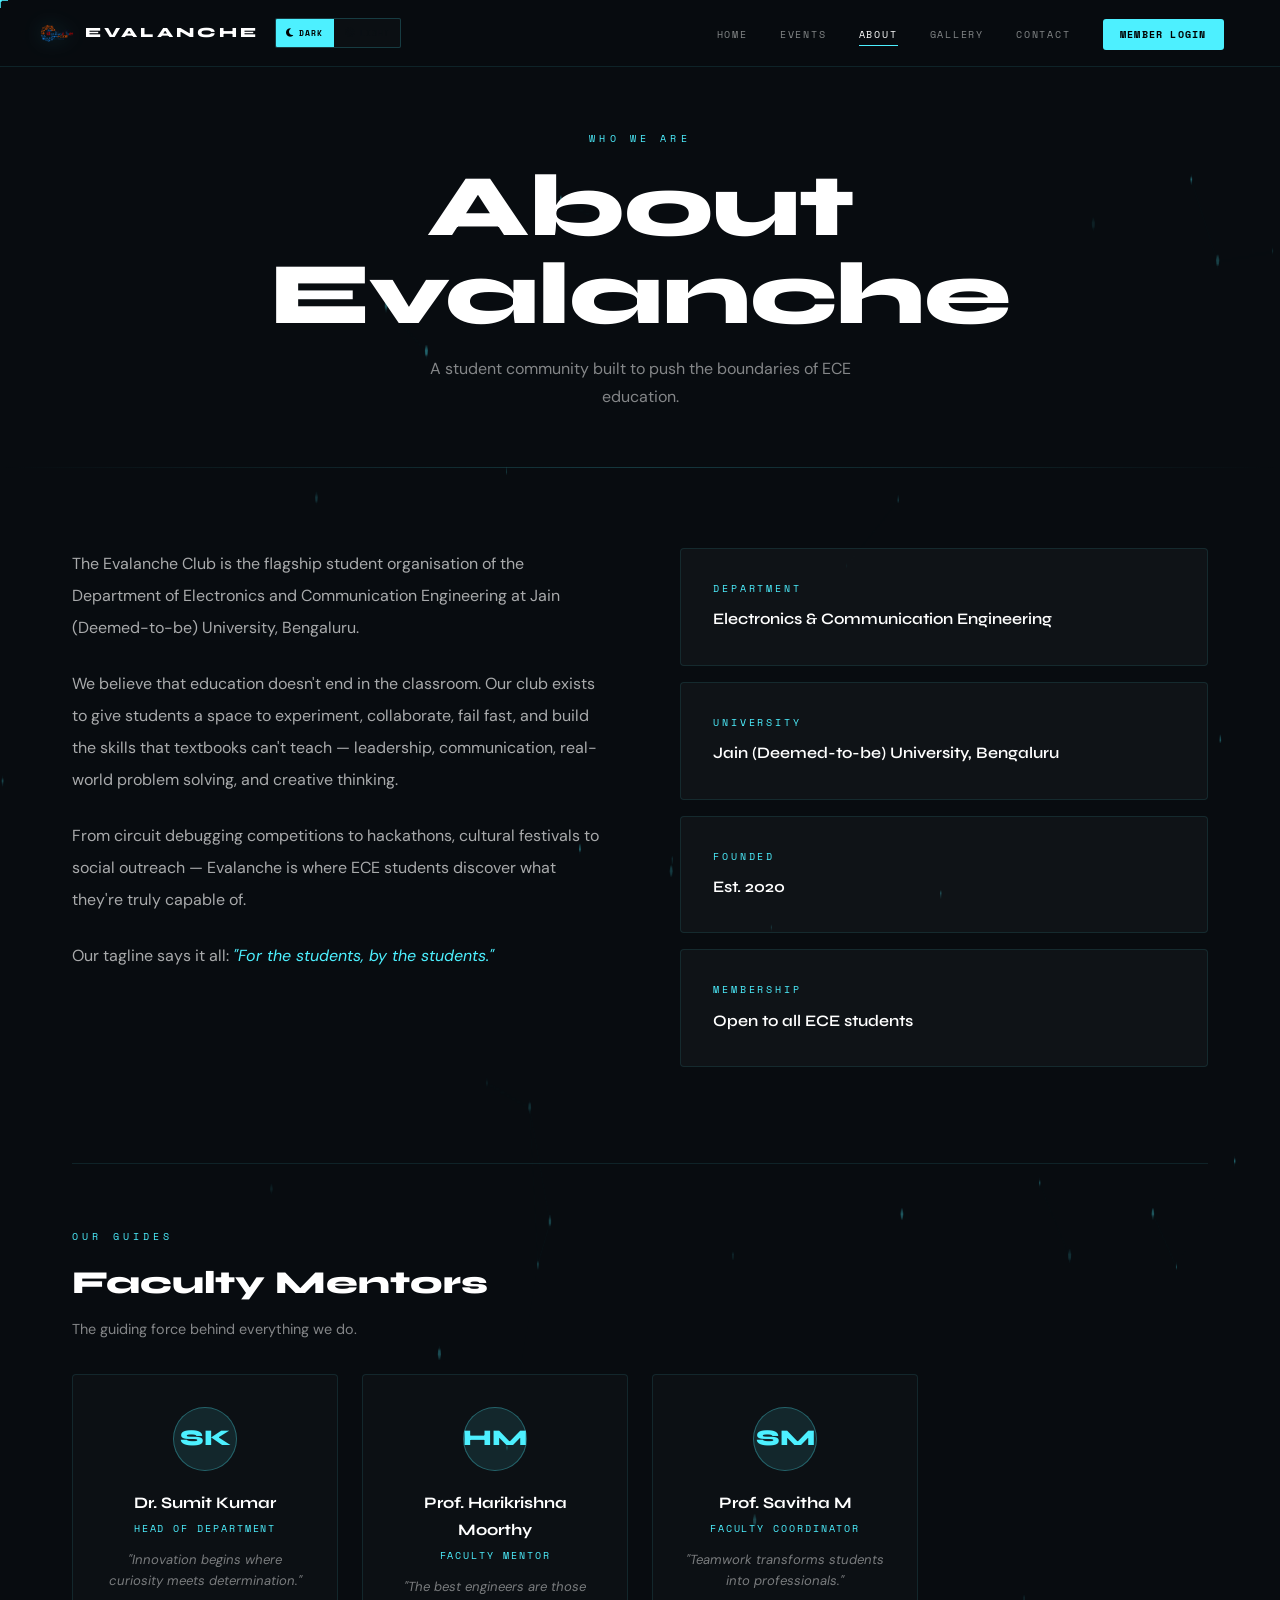
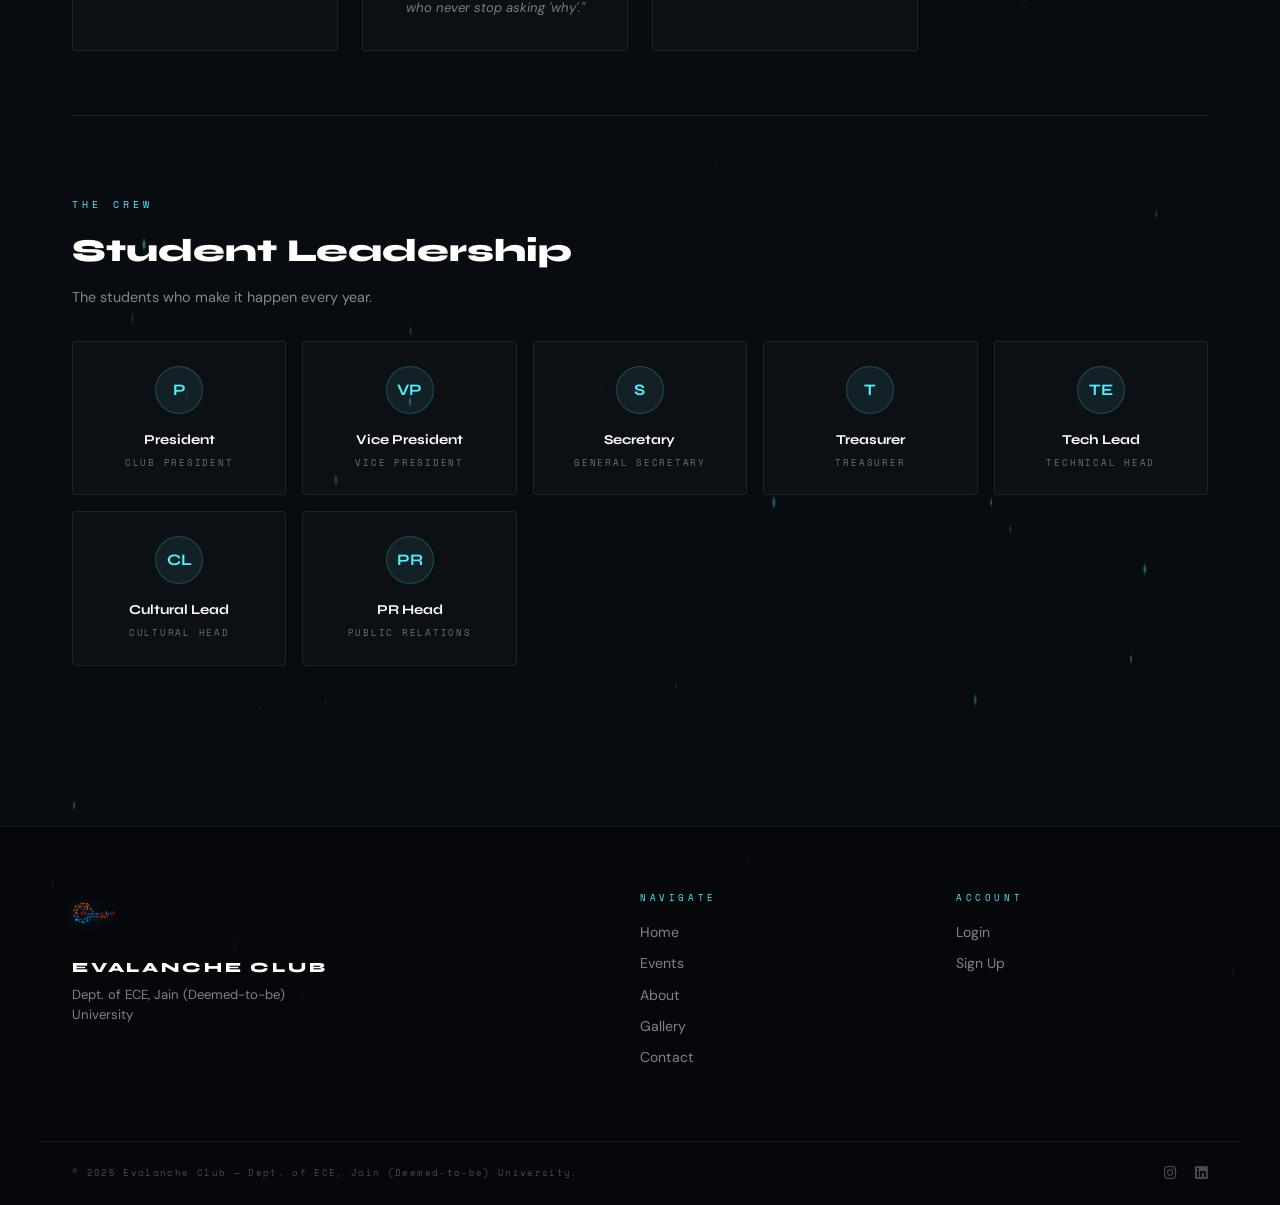
<file: about.html>
<!DOCTYPE html>
<html lang="en">
<head>
  <script>
    // Apply theme immediately to prevent flash
    (function(){
      var t = localStorage.getItem('evalanche-theme');
      if(t) document.documentElement.setAttribute('data-theme', t);
      else  document.documentElement.setAttribute('data-theme', 'dark');
    })();
  </script>
  <meta charset="UTF-8" />
  <meta name="viewport" content="width=device-width, initial-scale=1.0" />
  <title>About — Evalanche Club</title>
  <meta name="description" content="Learn about the Evalanche Club, our faculty mentors, student leadership and the community we have built at Jain University ECE Department.">
  <meta property="og:title" content="About — Evalanche Club">
  <meta property="og:description" content="Learn about the Evalanche Club, our faculty mentors, student leadership and the community we have built at Jain University ECE Department.">
  <meta property="og:image" content="assets/images/logo.png">
  <meta property="og:type" content="website">
  <meta name="theme-color" content="#4df0ff">
  <link rel="icon" type="image/png" href="assets/images/logo.png">
  <link href="https://fonts.googleapis.com/css2?family=Syne:wght@400;600;700;800&family=Space+Mono:wght@400;700&family=DM+Sans:ital,opsz,wght@0,9..40,300;0,9..40,400;0,9..40,500;1,9..40,300&display=swap" rel="stylesheet">
  <link rel="stylesheet" href="https://cdnjs.cloudflare.com/ajax/libs/font-awesome/6.5.1/css/all.min.css">
  <link rel="stylesheet" href="shared.css">
  <style>
    .about-grid {
      display: grid;
      grid-template-columns: 1fr 1fr;
      gap: 5rem;
      align-items: start;
      padding: 5rem 0;
    }

    .about-left p {
      font-family: var(--font-body);
      font-size: 1rem;
      line-height: 2;
      color: rgba(255,255,255,0.65);
      margin-bottom: 1.5rem;
    }

    .about-right {
      position: sticky;
      top: 120px;
    }

    .info-block {
      background: rgba(255,255,255,0.03);
      border: 1px solid var(--border);
      border-radius: 4px;
      padding: 2rem;
      margin-bottom: 1rem;
      transition: border-color 0.3s;
    }

    .info-block:hover { border-color: rgba(77,240,255,0.25); }

    .info-block-label {
      font-family: var(--font-mono);
      font-size: 0.6rem;
      letter-spacing: 0.3em;
      color: var(--accent);
      text-transform: uppercase;
      margin-bottom: 0.6rem;
    }

    .info-block-value {
      font-family: var(--font-display);
      font-size: 1rem;
      font-weight: 600;
      color: #fff;
    }

    /* FACULTY SECTION */
    .faculty-grid {
      display: grid;
      grid-template-columns: repeat(auto-fill, minmax(260px, 1fr));
      gap: 1.5rem;
      margin-top: 2rem;
    }

    .faculty-card {
      background: rgba(255,255,255,0.02);
      border: 1px solid var(--border);
      border-radius: 4px;
      padding: 2rem;
      text-align: center;
      transition: all 0.4s;
      position: relative;
      overflow: hidden;
    }

    .faculty-card::before {
      content: '';
      position: absolute;
      bottom: 0;
      left: 0;
      right: 0;
      height: 2px;
      background: var(--accent);
      transform: scaleX(0);
      transition: transform 0.4s;
    }

    .faculty-card:hover::before { transform: scaleX(1); }
    .faculty-card:hover { transform: translateY(-4px); border-color: rgba(77,240,255,0.2); }

    .faculty-avatar {
      width: 64px;
      height: 64px;
      background: rgba(77,240,255,0.1);
      border: 1px solid rgba(77,240,255,0.3);
      border-radius: 50%;
      display: flex;
      align-items: center;
      justify-content: center;
      margin: 0 auto 1.2rem;
      font-family: var(--font-display);
      font-size: 1.4rem;
      font-weight: 800;
      color: var(--accent);
    }

    .faculty-card h3 {
      font-family: var(--font-display);
      font-size: 1rem;
      font-weight: 700;
      color: #fff;
      margin-bottom: 0.3rem;
    }

    .faculty-card .role {
      font-family: var(--font-mono);
      font-size: 0.6rem;
      letter-spacing: 0.2em;
      color: var(--accent);
      margin-bottom: 0.75rem;
    }

    .faculty-card .quote-text {
      font-family: var(--font-body);
      font-size: 0.82rem;
      line-height: 1.6;
      color: rgba(255,255,255,0.45);
      font-style: italic;
    }

    /* TEAM SECTION */
    .team-section {
      padding: 5rem 0;
      border-top: 1px solid var(--border);
    }

    .team-grid {
      display: grid;
      grid-template-columns: repeat(auto-fill, minmax(180px, 1fr));
      gap: 1rem;
      margin-top: 2rem;
    }

    .team-card {
      background: rgba(255,255,255,0.02);
      border: 1px solid var(--border);
      border-radius: 4px;
      padding: 1.5rem 1rem;
      text-align: center;
      transition: all 0.3s;
    }

    .team-card:hover { border-color: rgba(77,240,255,0.3); transform: translateY(-3px); }

    .team-avatar {
      width: 48px;
      height: 48px;
      border-radius: 50%;
      background: rgba(77,240,255,0.08);
      border: 1px solid rgba(77,240,255,0.2);
      display: flex;
      align-items: center;
      justify-content: center;
      margin: 0 auto 0.9rem;
      font-family: var(--font-display);
      font-size: 1rem;
      font-weight: 700;
      color: var(--accent);
    }

    .team-card h4 {
      font-family: var(--font-display);
      font-size: 0.85rem;
      font-weight: 700;
      color: #fff;
      margin-bottom: 0.3rem;
    }

    .team-card .team-role {
      font-family: var(--font-mono);
      font-size: 0.55rem;
      letter-spacing: 0.2em;
      color: rgba(255,255,255,0.4);
    }

    @media (max-width: 900px) {
      .about-grid { grid-template-columns: 1fr; gap: 3rem; }
      .about-right { position: static; }
    }

    /* ── LIGHT THEME OVERRIDES ──────────────────── */
    [data-theme="light"] .about-left p { color: var(--text-muted); }
    [data-theme="light"] .info-block   { background: rgba(0,0,0,0.02); border-color: var(--border); }
    [data-theme="light"] .info-block-value { color: var(--text); }
    [data-theme="light"] .faculty-card { background: rgba(0,0,0,0.02); border-color: var(--border); }
    [data-theme="light"] .faculty-card h3 { color: var(--text); }
    [data-theme="light"] .faculty-card .quote-text { color: var(--text-muted); }
    [data-theme="light"] .team-card    { background: rgba(0,0,0,0.02); border-color: var(--border); }
    [data-theme="light"] .team-card h4 { color: var(--text); }
  </style>
</head>
<body>

  <nav class="navbar">
    <a href="index.html" class="nav-brand">
      <img src="assets/images/logo.png" alt="Evalanche" class="nav-logo">
      <span class="nav-name">EVALANCHE</span>
    </a>

    <div id="themeToggle" role="group" aria-label="Theme selector"></div>
    <button class="nav-hamburger" id="navToggle"><span></span><span></span><span></span></button>
    <ul class="nav-links" id="navLinks">
      <li><a href="index.html">Home</a></li>
      <li><a href="events.html">Events</a></li>
      <li><a href="about.html" class="active">About</a></li>
      <li><a href="gallery.html">Gallery</a></li>
      <li><a href="contact.html">Contact</a></li>
      <li><a href="login.html" class="nav-cta">Member Login</a></li>
    </ul>
  </nav>

  <canvas id="particleCanvas"></canvas>

  <div class="page-header">
    <span class="page-header-eyebrow">Who We Are</span>
    <h1>About<br>Evalanche</h1>
    <p>A student community built to push the boundaries of ECE education.</p>
  </div>

  <main class="container">

    <!-- ABOUT DETAIL -->
    <div class="about-grid">
      <div class="about-left reveal">
        <p>The Evalanche Club is the flagship student organisation of the Department of Electronics and Communication Engineering at Jain (Deemed-to-be) University, Bengaluru.</p>
        <p>We believe that education doesn't end in the classroom. Our club exists to give students a space to experiment, collaborate, fail fast, and build the skills that textbooks can't teach — leadership, communication, real-world problem solving, and creative thinking.</p>
        <p>From circuit debugging competitions to hackathons, cultural festivals to social outreach — Evalanche is where ECE students discover what they're truly capable of.</p>
        <p>Our tagline says it all: <em style="color: var(--accent);">"For the students, by the students."</em></p>
      </div>
      <div class="about-right">
        <div class="info-block reveal">
          <div class="info-block-label">Department</div>
          <div class="info-block-value">Electronics & Communication Engineering</div>
        </div>
        <div class="info-block reveal">
          <div class="info-block-label">University</div>
          <div class="info-block-value">Jain (Deemed-to-be) University, Bengaluru</div>
        </div>
        <div class="info-block reveal">
          <div class="info-block-label">Founded</div>
          <div class="info-block-value">Est. 2020</div>
        </div>
        <div class="info-block reveal">
          <div class="info-block-label">Membership</div>
          <div class="info-block-value">Open to all ECE students</div>
        </div>
      </div>
    </div>

    <!-- FACULTY MENTORS -->
    <section style="padding: 4rem 0; border-top: 1px solid var(--border);">
      <p style="font-family: var(--font-mono); font-size: 0.65rem; letter-spacing: 0.4em; color: var(--accent); margin-bottom: 0.75rem;">OUR GUIDES</p>
      <h2 style="font-family: var(--font-display); font-size: 2rem; font-weight: 800; color: var(--text); margin-bottom: 0.5rem;">Faculty Mentors</h2>
      <p style="font-family: var(--font-body); font-size: 0.9rem; color: var(--text-muted);">The guiding force behind everything we do.</p>

      <div class="faculty-grid">
        <div class="faculty-card reveal">
          <div class="faculty-avatar">SK</div>
          <h3>Dr. Sumit Kumar</h3>
          <div class="role">HEAD OF DEPARTMENT</div>
          <p class="quote-text">"Innovation begins where curiosity meets determination."</p>
        </div>
        <div class="faculty-card reveal">
          <div class="faculty-avatar">HM</div>
          <h3>Prof. Harikrishna Moorthy</h3>
          <div class="role">FACULTY MENTOR</div>
          <p class="quote-text">"The best engineers are those who never stop asking 'why'."</p>
        </div>
        <div class="faculty-card reveal">
          <div class="faculty-avatar">SM</div>
          <h3>Prof. Savitha M</h3>
          <div class="role">FACULTY COORDINATOR</div>
          <p class="quote-text">"Teamwork transforms students into professionals."</p>
        </div>
      </div>
    </section>

    <!-- TEAM -->
    <section class="team-section">
      <p style="font-family: var(--font-mono); font-size: 0.65rem; letter-spacing: 0.4em; color: var(--accent); margin-bottom: 0.75rem;">THE CREW</p>
      <h2 style="font-family: var(--font-display); font-size: 2rem; font-weight: 800; color: var(--text); margin-bottom: 0.5rem;">Student Leadership</h2>
      <p style="font-family: var(--font-body); font-size: 0.9rem; color: var(--text-muted);">The students who make it happen every year.</p>

      <div class="team-grid">
        <div class="team-card reveal">
          <div class="team-avatar">P</div>
          <h4>President</h4>
          <div class="team-role">CLUB PRESIDENT</div>
        </div>
        <div class="team-card reveal">
          <div class="team-avatar">VP</div>
          <h4>Vice President</h4>
          <div class="team-role">VICE PRESIDENT</div>
        </div>
        <div class="team-card reveal">
          <div class="team-avatar">S</div>
          <h4>Secretary</h4>
          <div class="team-role">GENERAL SECRETARY</div>
        </div>
        <div class="team-card reveal">
          <div class="team-avatar">T</div>
          <h4>Treasurer</h4>
          <div class="team-role">TREASURER</div>
        </div>
        <div class="team-card reveal">
          <div class="team-avatar">TE</div>
          <h4>Tech Lead</h4>
          <div class="team-role">TECHNICAL HEAD</div>
        </div>
        <div class="team-card reveal">
          <div class="team-avatar">CL</div>
          <h4>Cultural Lead</h4>
          <div class="team-role">CULTURAL HEAD</div>
        </div>
        <div class="team-card reveal">
          <div class="team-avatar">PR</div>
          <h4>PR Head</h4>
          <div class="team-role">PUBLIC RELATIONS</div>
        </div>
        <div class="team-card reveal">
          <div class="team-avatar">DG</div>
          <h4>Design Head</h4>
          <div class="team-role">CREATIVE & DESIGN</div>
        </div>
      </div>
    </section>

  </main>

  <footer class="site-footer">
    <div class="container footer-inner">
      <div class="footer-brand">
        <img src="assets/images/logo.png" alt="Evalanche" class="footer-logo">
        <p class="footer-tagline">EVALANCHE CLUB</p>
        <p class="footer-sub">Dept. of ECE, Jain (Deemed-to-be) University</p>
      </div>
      <div class="footer-links">
        <p class="footer-links-title">Navigate</p>
        <a href="index.html">Home</a>
        <a href="events.html">Events</a>
        <a href="about.html">About</a>
        <a href="gallery.html">Gallery</a>
        <a href="contact.html">Contact</a>
      </div>
      <div class="footer-links">
        <p class="footer-links-title">Account</p>
        <a href="login.html">Login</a>
        <a href="signup.html">Sign Up</a>
      </div>
    </div>
    <div class="footer-bottom container">
      <p>© 2025 Evalanche Club — Dept. of ECE, Jain (Deemed-to-be) University.</p>
      <div class="footer-social">
        <a href="#" title="Instagram"><i class="fab fa-instagram"></i></a>
        <a href="#" title="LinkedIn"><i class="fab fa-linkedin"></i></a>
      </div>
    </div>
  </footer>

  <script src="main.js"></script>
</body>
</html>
</file>
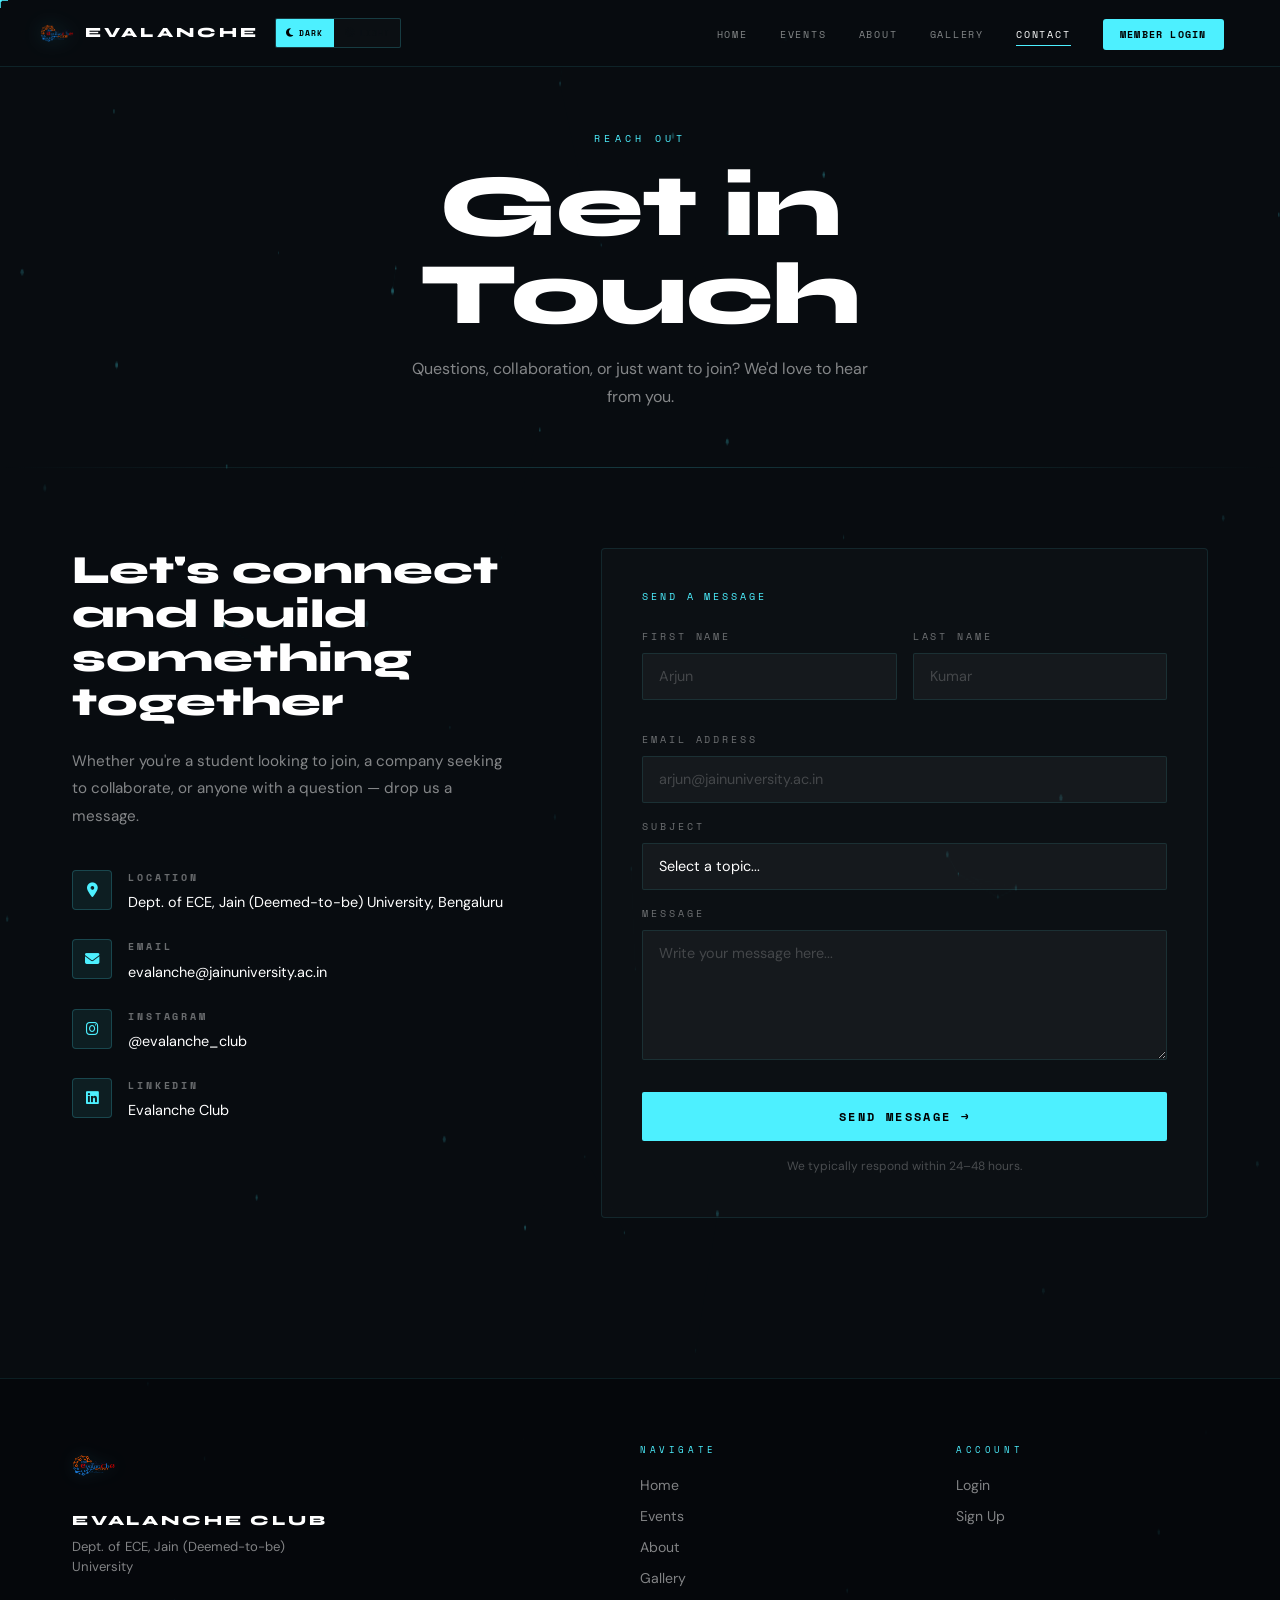
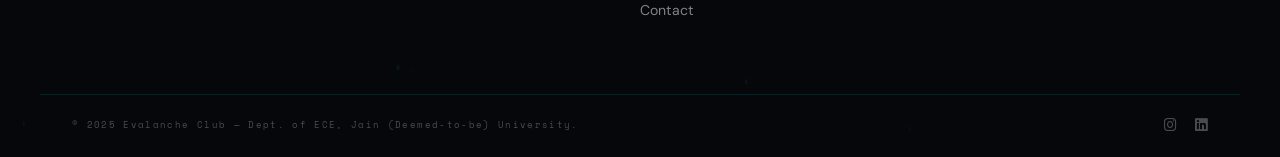
<file: contact.html>
<!DOCTYPE html>
<html lang="en">
<head>
  <script>
    // Apply theme immediately to prevent flash
    (function(){
      var t = localStorage.getItem('evalanche-theme');
      if(t) document.documentElement.setAttribute('data-theme', t);
      else  document.documentElement.setAttribute('data-theme', 'dark');
    })();
  </script>
  <meta charset="UTF-8" />
  <meta name="viewport" content="width=device-width, initial-scale=1.0" />
  <title>Contact — Evalanche Club</title>
  <meta name="description" content="Get in touch with the Evalanche Club, Department of ECE, Jain University. Ask questions, collaborate or enquire about events.">
  <meta property="og:title" content="Contact — Evalanche Club">
  <meta property="og:description" content="Get in touch with the Evalanche Club, Department of ECE, Jain University. Ask questions, collaborate or enquire about events.">
  <meta property="og:image" content="assets/images/logo.png">
  <meta property="og:type" content="website">
  <meta name="theme-color" content="#4df0ff">
  <link rel="icon" type="image/png" href="assets/images/logo.png">
  <link href="https://fonts.googleapis.com/css2?family=Syne:wght@400;600;700;800&family=Space+Mono:wght@400;700&family=DM+Sans:ital,opsz,wght@0,9..40,300;0,9..40,400;0,9..40,500;1,9..40,300&display=swap" rel="stylesheet">
  <link rel="stylesheet" href="https://cdnjs.cloudflare.com/ajax/libs/font-awesome/6.5.1/css/all.min.css">
  <link rel="stylesheet" href="shared.css">
  <style>
    .contact-layout {
      display: grid;
      grid-template-columns: 1fr 1.4fr;
      gap: 6rem;
      padding: 5rem 0;
      align-items: start;
    }

    .contact-info h2 {
      font-family: var(--font-display);
      font-size: 2.5rem;
      font-weight: 800;
      color: #fff;
      line-height: 1.1;
      margin-bottom: 1.5rem;
    }

    .contact-info p {
      font-family: var(--font-body);
      font-size: 0.95rem;
      line-height: 1.8;
      color: var(--text-muted);
      margin-bottom: 2.5rem;
    }

    .contact-detail-item {
      display: flex;
      align-items: flex-start;
      gap: 1rem;
      margin-bottom: 1.5rem;
    }

    .contact-icon {
      width: 40px;
      height: 40px;
      background: rgba(77,240,255,0.08);
      border: 1px solid rgba(77,240,255,0.2);
      border-radius: 4px;
      display: flex;
      align-items: center;
      justify-content: center;
      color: var(--accent);
      font-size: 0.9rem;
      flex-shrink: 0;
    }

    .contact-detail-text strong {
      display: block;
      font-family: var(--font-mono);
      font-size: 0.6rem;
      letter-spacing: 0.3em;
      color: rgba(255,255,255,0.4);
      text-transform: uppercase;
      margin-bottom: 0.2rem;
    }

    .contact-detail-text span {
      font-family: var(--font-body);
      font-size: 0.9rem;
      color: #fff;
    }

    /* FORM */
    .contact-form {
      background: rgba(255,255,255,0.02);
      border: 1px solid var(--border);
      border-radius: 4px;
      padding: 2.5rem;
    }

    .form-row {
      display: grid;
      grid-template-columns: 1fr 1fr;
      gap: 1rem;
      margin-bottom: 1rem;
    }

    .form-group {
      margin-bottom: 1rem;
    }

    .form-group label {
      display: block;
      font-family: var(--font-mono);
      font-size: 0.6rem;
      letter-spacing: 0.3em;
      color: rgba(255,255,255,0.4);
      text-transform: uppercase;
      margin-bottom: 0.5rem;
    }

    .form-group input,
    .form-group select,
    .form-group textarea {
      width: 100%;
      background: rgba(255,255,255,0.04);
      border: 1px solid var(--border);
      border-radius: 2px;
      padding: 0.85rem 1rem;
      font-family: var(--font-body);
      font-size: 0.9rem;
      color: #fff;
      outline: none;
      transition: border-color 0.3s, background 0.3s;
      -webkit-appearance: none;
    }

    .form-group input::placeholder,
    .form-group textarea::placeholder {
      color: rgba(255,255,255,0.2);
    }

    .form-group input:focus,
    .form-group select:focus,
    .form-group textarea:focus {
      border-color: var(--accent);
      background: rgba(77,240,255,0.03);
    }

    .form-group select option { background: #0d1117; color: #fff; }

    .form-group textarea {
      resize: vertical;
      min-height: 130px;
    }

    .form-submit {
      width: 100%;
      padding: 1rem;
      background: var(--accent);
      color: #000;
      border: none;
      border-radius: 2px;
      font-family: var(--font-mono);
      font-size: 0.75rem;
      font-weight: 700;
      letter-spacing: 0.2em;
      text-transform: uppercase;
      cursor: pointer;
      transition: all 0.3s;
      margin-top: 0.5rem;
    }

    .form-submit:hover {
      box-shadow: 0 0 25px rgba(77,240,255,0.4);
      opacity: 0.9;
    }

    .form-note {
      font-family: var(--font-body);
      font-size: 0.75rem;
      color: rgba(255,255,255,0.25);
      text-align: center;
      margin-top: 1rem;
    }

    #formSuccess {
      display: none;
      background: rgba(77,240,255,0.08);
      border: 1px solid rgba(77,240,255,0.3);
      border-radius: 4px;
      padding: 2rem;
      text-align: center;
    }

    #formSuccess i {
      font-size: 2rem;
      color: var(--accent);
      margin-bottom: 1rem;
    }

    #formSuccess h3 {
      font-family: var(--font-display);
      font-size: 1.3rem;
      font-weight: 700;
      color: #fff;
      margin-bottom: 0.5rem;
    }

    #formSuccess p {
      font-family: var(--font-body);
      font-size: 0.85rem;
      color: var(--text-muted);
    }

    @media (max-width: 900px) {
      .contact-layout { grid-template-columns: 1fr; gap: 3rem; }
      .form-row { grid-template-columns: 1fr; }
    }

    /* ── LIGHT THEME OVERRIDES ──────────────────── */
    [data-theme="light"] .contact-info h2 { color: var(--text); }
    [data-theme="light"] .contact-info p  { color: var(--text-muted); }
    [data-theme="light"] .contact-form    { background: rgba(0,0,0,0.02); border-color: var(--border); }
    [data-theme="light"] .contact-detail-text span { color: var(--text); }
    [data-theme="light"] .form-group input,
    [data-theme="light"] .form-group select,
    [data-theme="light"] .form-group textarea {
      background: rgba(0,0,0,0.04); color: var(--text);
      border-color: var(--border);
    }
  </style>
</head>
<body>

  <nav class="navbar">
    <a href="index.html" class="nav-brand">
      <img src="assets/images/logo.png" alt="Evalanche" class="nav-logo">
      <span class="nav-name">EVALANCHE</span>
    </a>

    <button class="theme-toggle" id="themeToggle" title="Toggle light / dark mode" aria-label="Toggle theme">
      <i class="fas fa-moon" id="themeIcon"></i>
    </button>
    <button class="nav-hamburger" id="navToggle"><span></span><span></span><span></span></button>
    <ul class="nav-links" id="navLinks">
      <li><a href="index.html">Home</a></li>
      <li><a href="events.html">Events</a></li>
      <li><a href="about.html">About</a></li>
      <li><a href="gallery.html">Gallery</a></li>
      <li><a href="contact.html" class="active">Contact</a></li>
      <li><a href="login.html" class="nav-cta">Member Login</a></li>
    </ul>
  </nav>

  <canvas id="particleCanvas"></canvas>

  <div class="page-header">
    <span class="page-header-eyebrow">Reach Out</span>
    <h1>Get in<br>Touch</h1>
    <p>Questions, collaboration, or just want to join? We'd love to hear from you.</p>
  </div>

  <main class="container">
    <div class="contact-layout">

      <div class="contact-info reveal">
        <h2>Let's connect and build something together</h2>
        <p>Whether you're a student looking to join, a company seeking to collaborate, or anyone with a question — drop us a message.</p>

        <div class="contact-detail-item">
          <div class="contact-icon"><i class="fas fa-map-marker-alt"></i></div>
          <div class="contact-detail-text">
            <strong>Location</strong>
            <span>Dept. of ECE, Jain (Deemed-to-be) University, Bengaluru</span>
          </div>
        </div>

        <div class="contact-detail-item">
          <div class="contact-icon"><i class="fas fa-envelope"></i></div>
          <div class="contact-detail-text">
            <strong>Email</strong>
            <span>evalanche@jainuniversity.ac.in</span>
          </div>
        </div>

        <div class="contact-detail-item">
          <div class="contact-icon"><i class="fab fa-instagram"></i></div>
          <div class="contact-detail-text">
            <strong>Instagram</strong>
            <span>@evalanche_club</span>
          </div>
        </div>

        <div class="contact-detail-item">
          <div class="contact-icon"><i class="fab fa-linkedin"></i></div>
          <div class="contact-detail-text">
            <strong>LinkedIn</strong>
            <span>Evalanche Club</span>
          </div>
        </div>
      </div>

      <div class="contact-form reveal" id="contactFormWrapper">
        <p style="font-family: var(--font-mono); font-size: 0.6rem; letter-spacing: 0.3em; color: var(--accent); margin-bottom: 1.5rem;">SEND A MESSAGE</p>

        <div id="formSuccess">
          <i class="fas fa-check-circle"></i>
          <h3>Message Sent!</h3>
          <p>We'll get back to you as soon as possible. Thank you for reaching out to Evalanche Club.</p>
        </div>

        <form id="contactForm">
          <div class="form-row">
            <div class="form-group">
              <label>First Name</label>
              <input type="text" placeholder="Arjun" required>
            </div>
            <div class="form-group">
              <label>Last Name</label>
              <input type="text" placeholder="Kumar">
            </div>
          </div>
          <div class="form-group">
            <label>Email Address</label>
            <input type="email" placeholder="arjun@jainuniversity.ac.in" required>
          </div>
          <div class="form-group">
            <label>Subject</label>
            <select>
              <option value="">Select a topic...</option>
              <option>Joining the Club</option>
              <option>Event Enquiry</option>
              <option>Collaboration / Sponsorship</option>
              <option>General Question</option>
              <option>Other</option>
            </select>
          </div>
          <div class="form-group">
            <label>Message</label>
            <textarea placeholder="Write your message here..."></textarea>
          </div>
          <button type="submit" class="form-submit">Send Message →</button>
          <p class="form-note">We typically respond within 24–48 hours.</p>
        </form>
      </div>

    </div>
  </main>

  <footer class="site-footer">
    <div class="container footer-inner">
      <div class="footer-brand">
        <img src="assets/images/logo.png" alt="Evalanche" class="footer-logo">
        <p class="footer-tagline">EVALANCHE CLUB</p>
        <p class="footer-sub">Dept. of ECE, Jain (Deemed-to-be) University</p>
      </div>
      <div class="footer-links">
        <p class="footer-links-title">Navigate</p>
        <a href="index.html">Home</a>
        <a href="events.html">Events</a>
        <a href="about.html">About</a>
        <a href="gallery.html">Gallery</a>
        <a href="contact.html">Contact</a>
      </div>
      <div class="footer-links">
        <p class="footer-links-title">Account</p>
        <a href="login.html">Login</a>
        <a href="signup.html">Sign Up</a>
      </div>
    </div>
    <div class="footer-bottom container">
      <p>© 2025 Evalanche Club — Dept. of ECE, Jain (Deemed-to-be) University.</p>
      <div class="footer-social">
        <a href="#" title="Instagram"><i class="fab fa-instagram"></i></a>
        <a href="#" title="LinkedIn"><i class="fab fa-linkedin"></i></a>
      </div>
    </div>
  </footer>

  <script src="main.js"></script>
  <script>
    document.getElementById('contactForm').addEventListener('submit', function(e) {
      e.preventDefault();
      document.getElementById('contactForm').style.display = 'none';
      document.getElementById('formSuccess').style.display = 'block';
    });
  </script>
</body>
</html>
</file>
<file: shared.css>
/* ===================================
   EVALANCHE CLUB — SHARED STYLES
   v3.0 — Full theme + responsive
   =================================== */

/* ── DARK THEME (default) ─────────────────── */
:root {
  --bg:           #080c10;
  --bg2:          #0d1117;
  --bg3:          #111820;
  --accent:       #4df0ff;
  --accent2:      #00c8e0;
  --border:       rgba(77,240,255,0.1);
  --border-solid: rgba(77,240,255,0.2);
  --text:         #ffffff;
  --text-muted:   rgba(255,255,255,0.5);
  --text-dim:     rgba(255,255,255,0.28);
  --nav-bg:       rgba(8,12,16,0.85);
  --nav-bg-scroll:rgba(8,12,16,0.97);
  --footer-bg:    rgba(4,6,10,0.75);
  --card-bg:      rgba(255,255,255,0.02);
  --card-bg2:     rgba(255,255,255,0.04);
  --input-bg:     rgba(255,255,255,0.04);
  --input-border: rgba(77,240,255,0.15);
  --input-focus:  rgba(77,240,255,0.35);
  --input-text:   #ffffff;
  --input-placeholder: rgba(255,255,255,0.25);
  --grain-opacity:0.025;
  --font-display: 'Syne',       sans-serif;
  --font-mono:    'Space Mono', monospace;
  --font-body:    'DM Sans',    sans-serif;
  --radius:       3px;
  --transition:   0.22s ease;
}

/* ── LIGHT THEME ──────────────────────────── */
[data-theme="light"] {
  --bg:           #f0f4f8;
  --bg2:          #ffffff;
  --bg3:          #e4eaf0;
  --accent:       #0088aa;
  --accent2:      #006688;
  --border:       rgba(0,136,170,0.15);
  --border-solid: rgba(0,136,170,0.3);
  --text:         #0d1117;
  --text-muted:   rgba(13,17,23,0.58);
  --text-dim:     rgba(13,17,23,0.32);
  --nav-bg:       rgba(240,244,248,0.90);
  --nav-bg-scroll:rgba(240,244,248,0.98);
  --footer-bg:    rgba(220,228,238,0.90);
  --card-bg:      rgba(0,0,0,0.03);
  --card-bg2:     rgba(0,0,0,0.05);
  --input-bg:     rgba(255,255,255,0.9);
  --input-border: rgba(0,136,170,0.25);
  --input-focus:  rgba(0,136,170,0.45);
  --input-text:   #0d1117;
  --input-placeholder: rgba(13,17,23,0.3);
  --grain-opacity:0.012;
}

/* ── BASE RESET ───────────────────────────── */
*, *::before, *::after { margin:0; padding:0; box-sizing:border-box; }
html { scroll-behavior:smooth; -webkit-text-size-adjust:100%; }

::selection { background:rgba(77,240,255,0.25); color:var(--text); }
[data-theme="light"] ::selection { background:rgba(0,136,170,0.2); color:#000; }
:focus-visible { outline:2px solid var(--accent); outline-offset:3px; border-radius:2px; }

body {
  background: var(--bg);
  color: var(--text);
  font-family: var(--font-body);
  font-size: 1rem;
  line-height: 1.65;
  overflow-x: hidden;
  animation: pageEnter 0.4s ease forwards;
  transition: background 0.3s ease, color 0.3s ease;
}

@keyframes pageEnter {
  from { opacity:0; transform:translateY(6px); }
  to   { opacity:1; transform:translateY(0); }
}

::-webkit-scrollbar       { width:4px; height:4px; }
::-webkit-scrollbar-track { background:var(--bg); }
::-webkit-scrollbar-thumb { background:rgba(77,240,255,0.14); border-radius:2px; }
[data-theme="light"] ::-webkit-scrollbar-thumb { background:rgba(0,136,170,0.2); }
::-webkit-scrollbar-thumb:hover { background:var(--border-solid); }

/* ── PARTICLE CANVAS ──────────────────────── */
#particleCanvas {
  position:fixed; inset:0;
  width:100%; height:100%;
  z-index:0; pointer-events:none;
  opacity:1; transition:opacity 0.5s;
}
[data-theme="light"] #particleCanvas { opacity:0.3; }

/* ── LAYOUT ───────────────────────────────── */
.container {
  max-width:1200px; margin:0 auto;
  padding:0 2rem; position:relative; z-index:1;
}

/* ── THEME SWITCHER PILL ──────────────────── */
#themeToggle {
  display:flex; align-items:center;
  background: var(--card-bg);
  border: 1px solid var(--border-solid);
  border-radius:2px; overflow:hidden;
  flex-shrink:0; height:30px;
  transition: border-color var(--transition);
}

.theme-pill {
  display:flex; align-items:center; gap:0.28rem;
  padding:0 0.65rem; height:100%;
  font-family:var(--font-mono); font-size:0.5rem;
  letter-spacing:0.12em; text-transform:uppercase;
  font-weight:700; cursor:pointer; border:none;
  background: transparent;
  color: var(--text-dim);
  transition: all var(--transition);
  white-space:nowrap;
}
.theme-pill span { display:inline; }
.theme-pill i { font-size:0.6rem; }
.theme-pill:first-child { border-right: 1px solid var(--border-solid); }
.theme-pill:hover { color:var(--text-muted); background:var(--card-bg2); }

.theme-pill.active { background:var(--accent); color:#000; font-weight:700; }
[data-theme="light"] .theme-pill.active { color:#fff; }

/* Hide text labels on very small screens */
@media (max-width:360px) { .theme-pill span { display:none; } }

/* ── NAVBAR ───────────────────────────────── */
.navbar {
  position:fixed; top:0; left:0; right:0; z-index:1000;
  display:flex; align-items:center; justify-content:space-between;
  padding:1rem 2.5rem;
  background: var(--nav-bg);
  backdrop-filter:blur(24px) saturate(160%);
  -webkit-backdrop-filter:blur(24px) saturate(160%);
  border-bottom:1px solid var(--border);
  gap:1rem;
  transition: padding var(--transition), background var(--transition);
}

.navbar.scrolled {
  padding:0.65rem 2.5rem;
  background: var(--nav-bg-scroll);
  border-bottom-color:var(--border-solid);
}

.nav-brand {
  display:flex; align-items:center; gap:0.7rem;
  text-decoration:none; flex-shrink:0;
}

.nav-logo {
  width:34px; height:34px; object-fit:contain;
  filter:drop-shadow(0 0 10px rgba(77,240,255,0.42));
  transition:filter var(--transition);
}
[data-theme="light"] .nav-logo { filter:drop-shadow(0 0 8px rgba(0,136,170,0.35)); }
.nav-brand:hover .nav-logo { filter:drop-shadow(0 0 16px rgba(77,240,255,0.7)); }

.nav-name {
  font-family:var(--font-display);
  font-size:0.88rem; font-weight:800;
  letter-spacing:0.22em; color:var(--text);
}

/* Nav links: push to right, shrink between brand and toggle */
.nav-links {
  display:flex; list-style:none;
  align-items:center; gap:2rem;
  margin-left:auto; margin-right:1rem;
}

.nav-links a {
  font-family:var(--font-mono);
  font-size:0.62rem; letter-spacing:0.18em;
  text-transform:uppercase; color:var(--text-muted);
  text-decoration:none;
  transition:color var(--transition);
  position:relative; padding-bottom:2px;
  white-space:nowrap;
}

.nav-links a::after {
  content:''; position:absolute;
  bottom:-2px; left:0; width:0; height:1px;
  background:var(--accent); transition:width var(--transition);
}
.nav-links a:hover, .nav-links a.active { color:var(--text); }
.nav-links a:hover::after, .nav-links a.active::after { width:100%; }

.nav-cta {
  background:var(--accent) !important;
  color:#000 !important; padding:0.5rem 1.1rem !important;
  border-radius:var(--radius); font-weight:700;
  letter-spacing:0.12em !important;
  transition:box-shadow var(--transition), opacity var(--transition) !important;
}
[data-theme="light"] .nav-cta { color:#fff !important; }
.nav-cta::after { display:none !important; }
.nav-cta:hover  { box-shadow:0 0 18px rgba(77,240,255,0.42); opacity:0.92; }

/* Hamburger */
.nav-hamburger {
  display:none; flex-direction:column; gap:5px;
  background:none; border:none; cursor:pointer;
  padding:4px; z-index:1001; flex-shrink:0;
}
.nav-hamburger span {
  display:block; width:22px; height:2px;
  background:var(--accent);
  transition:all var(--transition); transform-origin:center;
}
.nav-hamburger.open span:nth-child(1) { transform:rotate(45deg) translate(5px,5px); }
.nav-hamburger.open span:nth-child(2) { opacity:0; }
.nav-hamburger.open span:nth-child(3) { transform:rotate(-45deg) translate(5px,-5px); }

/* ── ANNOUNCEMENT BANNER ──────────────────── */
.ann-banner {
  position:sticky; top:62px; z-index:900;
  padding:0.5rem 1.5rem;
  display:flex; align-items:center; justify-content:center;
  gap:0.6rem; flex-wrap:wrap;
  font-family:var(--font-mono); font-size:0.56rem;
  letter-spacing:0.13em; text-transform:uppercase;
  border-bottom:1px solid;
}
.ann-banner.info    { background:rgba(77,240,255,0.07); color:var(--accent); border-color:rgba(77,240,255,0.18); }
.ann-banner.success { background:rgba(77,255,145,0.07); color:#1db954; border-color:rgba(45,200,90,0.2); }
.ann-banner.warning { background:rgba(255,200,77,0.08); color:#c8850a; border-color:rgba(200,150,0,0.2); }
[data-theme="light"] .ann-banner.info    { background:rgba(0,136,170,0.08); }
[data-theme="light"] .ann-banner.warning { color:#a06000; }
.ann-banner-dot {
  width:5px; height:5px; border-radius:50%;
  background:currentColor; flex-shrink:0;
  animation:annPulse 2.2s ease-in-out infinite;
}
@keyframes annPulse { 0%,100%{opacity:1} 50%{opacity:0.3} }
.ann-close {
  background:none; border:none; color:currentColor;
  cursor:pointer; opacity:0.5; font-size:0.8rem;
  margin-left:auto; padding:0 0.2rem;
  transition:opacity var(--transition);
}
.ann-close:hover { opacity:1; }

/* ── PAGE HEADER ──────────────────────────── */
.page-header {
  min-height:52vh;
  display:flex; align-items:center; justify-content:center;
  flex-direction:column; text-align:center;
  padding:clamp(80px,12vw,120px) 1.5rem 3rem;
  position:relative; z-index:1;
}
.page-header::after {
  content:''; position:absolute; bottom:0; left:0; right:0; height:1px;
  background:linear-gradient(to right, transparent, var(--border-solid), transparent);
}

.page-header-eyebrow {
  font-family:var(--font-mono); font-size:clamp(0.52rem,1.5vw,0.65rem);
  letter-spacing:0.4em; color:var(--accent); text-transform:uppercase;
  margin-bottom:1rem; opacity:0; animation:fadeUp 0.7s ease 0.25s forwards;
}

.page-header h1 {
  font-family:var(--font-display);
  font-size:clamp(2.5rem, 7vw, 5.5rem);
  font-weight:800; line-height:1.0; color:var(--text);
  letter-spacing:-0.01em;
  opacity:0; animation:fadeUp 0.7s ease 0.42s forwards;
}

.page-header p {
  font-family:var(--font-body); font-size:clamp(0.88rem,2vw,1rem);
  color:var(--text-muted); margin-top:1rem; max-width:480px;
  opacity:0; animation:fadeUp 0.7s ease 0.6s forwards; line-height:1.7;
}

/* ── GLOBAL INPUT / FORM STYLES (light theme) ── */
[data-theme="light"] input,
[data-theme="light"] textarea,
[data-theme="light"] select {
  background: var(--input-bg) !important;
  border-color: var(--input-border) !important;
  color: var(--input-text) !important;
}

[data-theme="light"] input::placeholder,
[data-theme="light"] textarea::placeholder {
  color: var(--input-placeholder) !important;
}

[data-theme="light"] input:focus,
[data-theme="light"] textarea:focus,
[data-theme="light"] select:focus {
  border-color: var(--input-focus) !important;
  background: rgba(255,255,255,1) !important;
  box-shadow: 0 0 0 3px rgba(0,136,170,0.08) !important;
}

[data-theme="light"] select option {
  background: #fff !important;
  color: #0d1117 !important;
}

/* ── AUTH CARD LIGHT THEME ────────────────── */
[data-theme="light"] .auth-card {
  background: rgba(255,255,255,0.96) !important;
  border-color: var(--border-solid) !important;
  box-shadow: 0 4px 24px rgba(0,0,0,0.08);
}

[data-theme="light"] .auth-card h1 { color: var(--text) !important; }
[data-theme="light"] .auth-card .auth-sub { color: var(--text-muted) !important; }

[data-theme="light"] .auth-divider span {
  background: rgba(255,255,255,0.96) !important;
  color: var(--text-dim) !important;
}

[data-theme="light"] .auth-back { color: var(--text-muted) !important; }
[data-theme="light"] .auth-switch { color: var(--text-muted) !important; }

[data-theme="light"] .form-group label { color: rgba(13,17,23,0.5) !important; }
[data-theme="light"] .input-wrap i { color: rgba(13,17,23,0.3) !important; }

[data-theme="light"] .auth-submit {
  background: var(--accent) !important;
  color: #fff !important;
}

/* ── SIGNUP PANEL LIGHT ───────────────────── */
[data-theme="light"] .signup-wrapper {
  border-color: var(--border-solid);
  box-shadow: 0 8px 40px rgba(0,0,0,0.1);
}

[data-theme="light"] .signup-panel-left {
  background: rgba(0,136,170,0.06) !important;
  border-right-color: var(--border-solid) !important;
}

[data-theme="light"] .signup-panel-left h2 { color: var(--text) !important; }
[data-theme="light"] .signup-panel-left p  { color: var(--text-muted) !important; }

[data-theme="light"] .signup-panel-right {
  background: rgba(255,255,255,0.98) !important;
}

[data-theme="light"] .step-dot {
  background: #fff !important;
  border-color: var(--border-solid) !important;
  color: var(--text-dim) !important;
}
[data-theme="light"] .step-dot.active {
  background: rgba(0,136,170,0.08) !important;
  color: var(--accent) !important;
  border-color: var(--accent) !important;
}
[data-theme="light"] .step-dot.done {
  background: var(--accent) !important;
  color: #fff !important;
}

[data-theme="light"] .step-label { color: var(--text-dim) !important; }
[data-theme="light"] .step-dot.active .step-label { color: var(--accent) !important; }
[data-theme="light"] .step-line   { background: var(--border) !important; }
[data-theme="light"] .step-line.done { background: var(--accent) !important; }

[data-theme="light"] .field-hint { color: rgba(13,17,23,0.4) !important; }

[data-theme="light"] .input-wrap input,
[data-theme="light"] .input-wrap select {
  color: var(--text) !important;
  background: var(--input-bg) !important;
  border-color: var(--input-border) !important;
}

[data-theme="light"] .signup-success h2 { color: var(--text) !important; }
[data-theme="light"] .signup-success p  { color: var(--text-muted) !important; }

[data-theme="light"] .perk-text strong { color: var(--text) !important; }
[data-theme="light"] .perk-text span   { color: var(--text-muted) !important; }
[data-theme="light"] .perk-icon {
  background: rgba(0,136,170,0.1) !important;
  border-color: rgba(0,136,170,0.25) !important;
}
[data-theme="light"] .already-member { color: var(--text-muted) !important; }

[data-theme="light"] .pw-strength-label { color: var(--text-dim) !important; }
[data-theme="light"] .pw-strength-bar   { background: var(--border) !important; }

/* ── VERIFY CARD LIGHT ────────────────────── */
[data-theme="light"] .verify-card {
  background: rgba(255,255,255,0.97) !important;
  border-color: var(--border-solid) !important;
  box-shadow: 0 4px 24px rgba(0,0,0,0.08);
}
[data-theme="light"] .verify-card h1 { color: var(--text) !important; }
[data-theme="light"] .verify-card p  { color: var(--text-muted) !important; }
[data-theme="light"] .rf-group label { color: rgba(13,17,23,0.5) !important; }
[data-theme="light"] .rf-group input {
  background: var(--input-bg) !important;
  border-color: var(--input-border) !important;
  color: var(--text) !important;
}

/* ── FOOTER ───────────────────────────────── */
.site-footer {
  border-top:1px solid var(--border);
  margin-top:5rem; position:relative; z-index:1;
  background: var(--footer-bg);
  backdrop-filter:blur(20px);
  transition: background var(--transition);
}

.footer-inner {
  display:grid; grid-template-columns:2fr 1fr 1fr;
  gap:4rem; padding:4rem 2rem;
}

.footer-logo {
  width:44px; height:44px; object-fit:contain;
  margin-bottom:0.85rem;
  filter:drop-shadow(0 0 8px rgba(77,240,255,0.28));
}
[data-theme="light"] .footer-logo { filter:drop-shadow(0 0 6px rgba(0,136,170,0.2)); }

.footer-tagline {
  font-family:var(--font-display); font-size:0.88rem;
  font-weight:800; letter-spacing:0.2em; color:var(--text); margin-bottom:0.3rem;
}

.footer-sub {
  font-family:var(--font-body); font-size:0.82rem;
  color:var(--text-muted); line-height:1.55; max-width:260px;
}

.footer-links-title {
  font-family:var(--font-mono); font-size:0.56rem;
  letter-spacing:0.4em; color:var(--accent); text-transform:uppercase;
  margin-bottom:1rem;
}

.footer-links a {
  display:block; font-family:var(--font-body); font-size:0.88rem;
  color:var(--text-muted); text-decoration:none; margin-bottom:0.5rem;
  transition:color var(--transition);
}
.footer-links a:hover { color:var(--text); }

.footer-bottom {
  border-top:1px solid var(--border);
  padding:1.2rem 2rem;
  display:flex; align-items:center; justify-content:space-between;
  flex-wrap:wrap; gap:0.75rem;
}

.footer-bottom p {
  font-family:var(--font-mono); font-size:0.56rem;
  letter-spacing:0.15em; color:var(--text-dim);
}

.footer-social { display:flex; gap:1.1rem; align-items:center; }
.footer-social a {
  font-size:0.9rem; color:var(--text-dim);
  text-decoration:none; transition:color var(--transition);
}
.footer-social a:hover { color:var(--accent); }

/* ── ANIMATIONS ───────────────────────────── */
@keyframes fadeUp {
  from { opacity:0; transform:translateY(20px); }
  to   { opacity:1; transform:translateY(0); }
}
@keyframes fadeIn { from{opacity:0} to{opacity:1} }

/* ── SCROLL REVEAL ────────────────────────── */
.reveal {
  opacity:0; transform:translateY(22px);
  transition:opacity 0.62s ease, transform 0.62s ease;
}
.reveal.visible { opacity:1; transform:translateY(0); }

/* ── UTILITIES ────────────────────────────── */
.h-rule {
  height:1px; border:none;
  background:linear-gradient(to right, transparent, var(--border-solid), transparent);
}
.sr-only {
  position:absolute; width:1px; height:1px;
  padding:0; margin:-1px; overflow:hidden;
  clip:rect(0,0,0,0); white-space:nowrap; border:0;
}

/* ══════════════════════════════════════════════
   RESPONSIVE BREAKPOINTS
   ══════════════════════════════════════════════ */

/* ── 900px: Mobile nav ────────────────────── */
@media (max-width: 900px) {
  .nav-hamburger { display:flex; }
  .nav-links {
    position:fixed; top:0; right:-100%;
    width:min(320px,80vw); height:100vh;
    background:var(--nav-bg-scroll);
    border-left:1px solid var(--border-solid);
    flex-direction:column; justify-content:center;
    align-items:center; gap:2rem; margin:0;
    transition:right 0.35s ease; padding:2rem;
    backdrop-filter:blur(20px);
  }
  .nav-links.open  { right:0; }
  .nav-links a     { font-size:0.85rem; }
  .navbar          { padding:0.9rem 1.5rem; gap:0.75rem; }
  .navbar.scrolled { padding:0.65rem 1.5rem; }
  .footer-inner    { grid-template-columns:1fr; gap:2rem; padding:2.5rem 1.5rem; }
  .footer-bottom   { flex-direction:column; text-align:center; gap:0.75rem; }
}

/* ── 600px: Compact ───────────────────────── */
@media (max-width: 600px) {
  .container       { padding:0 1.25rem; }
  .nav-name        { font-size:0.75rem; letter-spacing:0.15em; }
  .nav-logo        { width:28px; height:28px; }
  .page-header h1  { font-size:clamp(2rem, 10vw, 3rem); }
}

/* ── 380px: Tiny phones ───────────────────── */
@media (max-width: 380px) {
  .navbar { padding:0.75rem 1rem; }
  .container { padding:0 1rem; }
}
</file>
